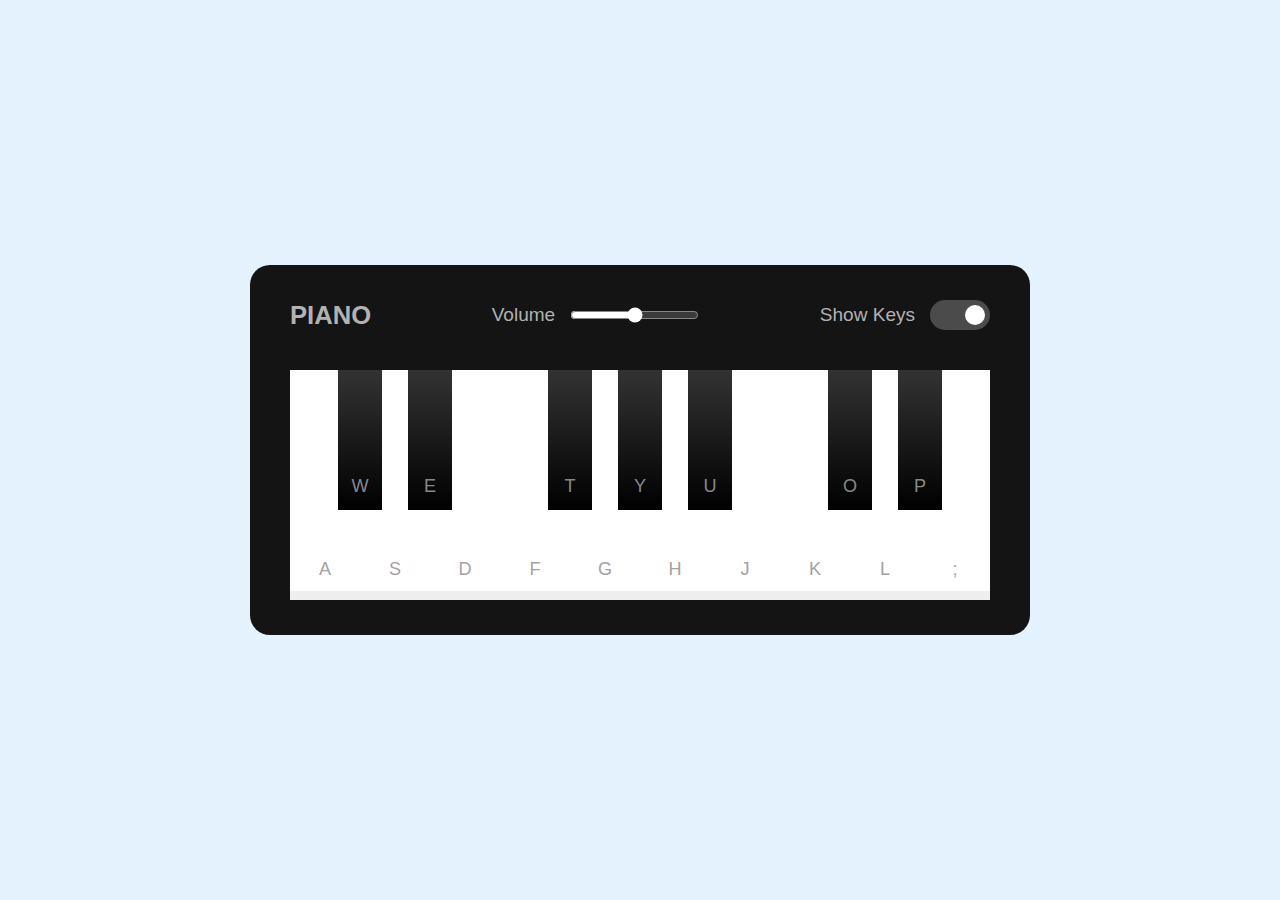
<file: NIVEL_FACIL/Projeto-Piano/index.html>
<!DOCTYPE html>
<html lang="pt-br" dir="ltr">
  <head>
    <meta charset="utf-8">
    <title>Piano_Simples</title>
    <!-- Link para o arquivo de estilo CSS -->
    <link rel="stylesheet" href="style.css">
    <!-- Configura a responsividade da página -->
    <meta name="viewport" content="width=device-width, initial-scale=1.0">
    <!-- Inclui o arquivo JavaScript (de forma assíncrona) -->
    <script src="script.js" defer></script>
  </head>
  <body>
    <div class="wrapper">
      <!-- Cabeçalho com o título do piano e os controles -->
      <header>
        <h2>PIANO</h2>
        <div class="column volume-slider">
          <span>Volume</span>
          <!-- Controle de volume (slider) -->
          <input type="range" min="0" max="1" value="0.5" step="any">
        </div>
        <div class="column keys-checkbox">
          <span>Show Keys</span>
          <!-- Checkbox para esconder ou mostrar as teclas -->
          <input type="checkbox" checked>
        </div>
      </header>

      <!-- Lista de teclas do piano -->
      <ul class="piano-keys">
        <!-- Teclas brancas -->
        <li class="key white" data-key="a"><span>a</span></li>
        <li class="key black" data-key="w"><span>w</span></li>
        <li class="key white" data-key="s"><span>s</span></li>
        <li class="key black" data-key="e"><span>e</span></li>
        <li class="key white" data-key="d"><span>d</span></li>
        <li class="key white" data-key="f"><span>f</span></li>
        <li class="key black" data-key="t"><span>t</span></li>
        <li class="key white" data-key="g"><span>g</span></li>
        <li class="key black" data-key="y"><span>y</span></li>
        <li class="key white" data-key="h"><span>h</span></li>
        <li class="key black" data-key="u"><span>u</span></li>
        <li class="key white" data-key="j"><span>j</span></li>
        <li class="key white" data-key="k"><span>k</span></li>
        <li class="key black" data-key="o"><span>o</span></li>
        <li class="key white" data-key="l"><span>l</span></li>
        <li class="key black" data-key="p"><span>p</span></li>
        <li class="key white" data-key=";"><span>;</span></li>
      </ul>
    </div>

  </body>
</html>
</file>
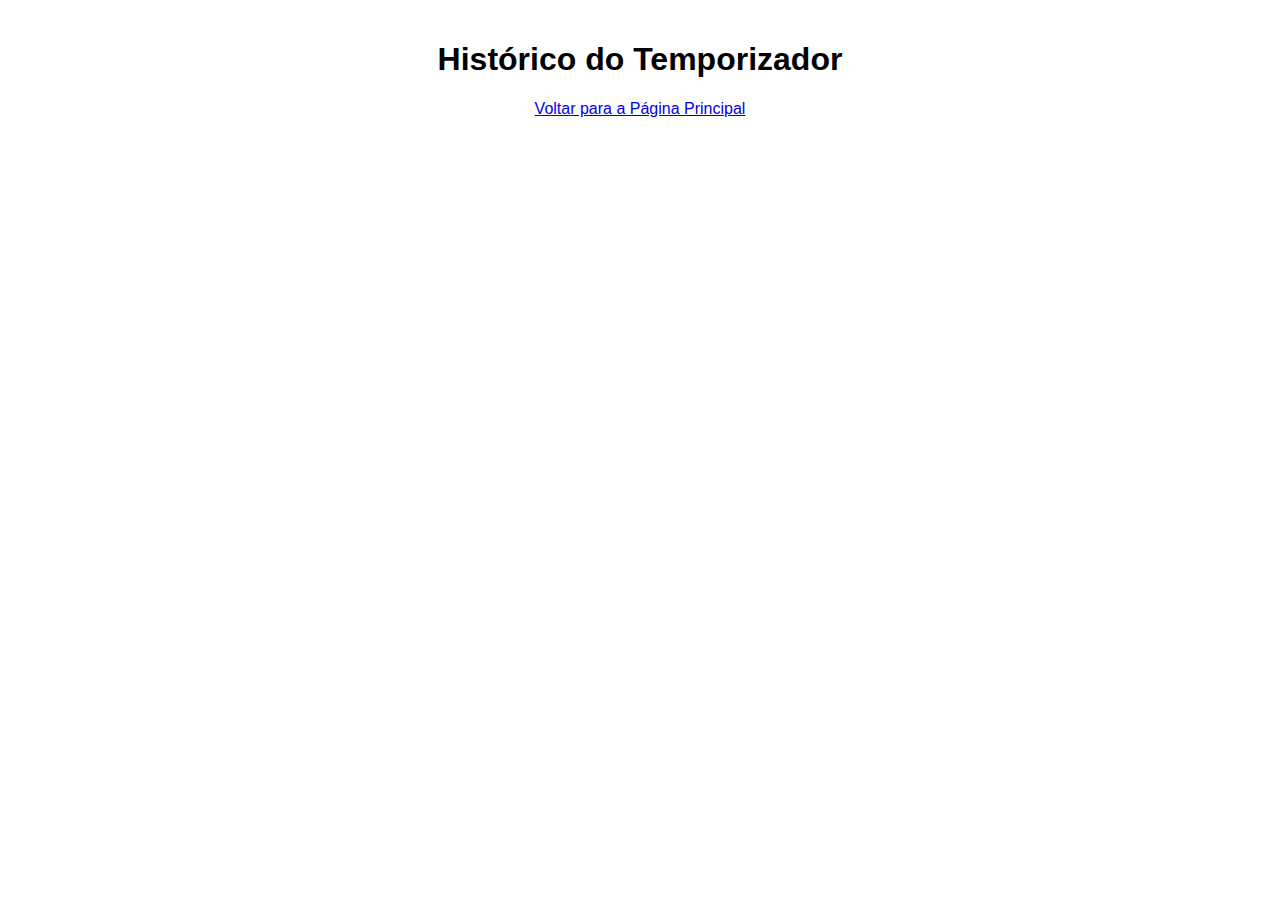
<file: NIVEL_medio/historico.html>
<!DOCTYPE html>
<html lang="pt-BR">
<head>
    <meta charset="UTF-8">
    <meta name="viewport" content="width=device-width, initial-scale=1.0">
    <title>Histórico do Temporizador</title>
    <link rel="stylesheet" href="style.css">
</head>
<body>
    <div class="container">
        <h1>Histórico do Temporizador</h1>
        <ul id="history"></ul>
        <div class="actions">
            <a href="index.html">Voltar para a Página Principal</a>
        </div>
    </div>
    <script>
        document.addEventListener("DOMContentLoaded", function () {
            const historyList = document.getElementById("history");
            const history = JSON.parse(localStorage.getItem("timerHistory")) || [];

            history.forEach(entry => {
                const listItem = document.createElement("li");
                listItem.textContent = entry;
                historyList.appendChild(listItem);
            });
        });
    </script>
</body>
</html>
</file>
<file: NIVEL_medio/style.css>
��/ *   E s t i l o s   g e r a i s   * /  
 b o d y   {  
         f o n t - f a m i l y :   A r i a l ,   s a n s - s e r i f ;  
         t e x t - a l i g n :   c e n t e r ;  
         p a d d i n g :   2 0 p x ;  
         b a c k g r o u n d - c o l o r :   w h i t e ;  
         c o l o r :   b l a c k ;  
         t r a n s i t i o n :   b a c k g r o u n d - c o l o r   0 . 3 s ,   c o l o r   0 . 3 s ;  
         m a r g i n :   0 ;   / *   R e m o v e   a   m a r g e m   p a d r � o   d o   b o d y   * /  
 }  
  
 # t i m e r - c o n t a i n e r   {  
         w i d t h :   9 0 % ;   / *   T o r n a   o   c o n t a i n e r   d o   t i m e r   m a i s   f l e x � v e l   * /  
         m a x - w i d t h :   4 0 0 p x ;   / *   L i m i t a   a   l a r g u r a   m � x i m a   * /  
         m a r g i n :   0   a u t o ;   / *   C e n t r a l i z a   o   c o n t a i n e r   * /  
         p a d d i n g :   2 0 p x ;  
         b o r d e r :   2 p x   s o l i d   # c c c ;  
         b o r d e r - r a d i u s :   8 p x ;  
         b a c k g r o u n d - c o l o r :   # f 5 f 5 f 5 ;  
 }  
  
 # d i s p l a y   {  
         f o n t - s i z e :   2 r e m ;  
         m a r g i n :   2 0 p x   0 ;  
         p a d d i n g :   1 0 p x ;  
         b a c k g r o u n d - c o l o r :   # 3 3 3 ;  
         c o l o r :   w h i t e ;  
         b o r d e r - r a d i u s :   5 p x ;  
 }  
  
 i n p u t   {  
         p a d d i n g :   5 p x ;  
         m a r g i n - t o p :   1 0 p x ;  
         w i d t h :   8 0 % ;   / *   I n p u t   o c u p a   m a i s   e s p a � o   e m   t e l a s   p e q u e n a s   * /  
         m a x - w i d t h :   3 0 0 p x ;   / *   L i m i t a   a   l a r g u r a   d o   i n p u t   * /  
 }  
  
 b u t t o n   {  
         p a d d i n g :   1 0 p x   2 0 p x ;   / *   A u m e n t a   o   t a m a n h o   d o   b o t � o   * /  
         m a r g i n :   5 p x ;  
         b o r d e r - r a d i u s :   5 p x ;  
         b a c k g r o u n d - c o l o r :   # 4 C A F 5 0 ;  
         c o l o r :   w h i t e ;  
         b o r d e r :   n o n e ;  
         c u r s o r :   p o i n t e r ;  
         t r a n s i t i o n :   b a c k g r o u n d - c o l o r   0 . 3 s   e a s e ;  
 }  
  
 b u t t o n : h o v e r   {  
         b a c k g r o u n d - c o l o r :   # 4 5 a 0 4 9 ;  
 }  
  
 / *   E s t i l o   p a r a   o   m o d o   e s c u r o   * /  
 b o d y . d a r k - m o d e   {  
         b a c k g r o u n d - c o l o r :   # 3 3 3 ;  
         c o l o r :   w h i t e ;  
 }  
  
 # t i m e r - c o n t a i n e r . d a r k - m o d e   {  
         b a c k g r o u n d - c o l o r :   # 5 5 5 ;  
 }  
  
 # d i s p l a y . d a r k - m o d e   {  
         b a c k g r o u n d - c o l o r :   # 2 2 2 ;  
         c o l o r :   w h i t e ;  
 }  
  
 / *   E s t i l o   p a r a   o s   b o t � e s   n o   m o d o   e s c u r o   * /  
 b u t t o n . d a r k - m o d e   {  
         b a c k g r o u n d - c o l o r :   # 8 8 8 ;  
         c o l o r :   w h i t e ;  
 }  
  
 / *   R e s p o n s i v i d a d e   * /  
 @ m e d i a   ( m a x - w i d t h :   7 6 8 p x )   {  
         # t i m e r - c o n t a i n e r   {  
                 w i d t h :   9 5 % ;   / *   P e r m i t e   q u e   o   c o n t � i n e r   o c u p e   m a i s   l a r g u r a   e m   t e l a s   p e q u e n a s   * /  
                 p a d d i n g :   1 5 p x ;  
         }  
  
         # d i s p l a y   {  
                 f o n t - s i z e :   1 . 5 r e m ;   / *   R e d u z   o   t a m a n h o   d a   f o n t e   e m   t e l a s   m e n o r e s   * /  
         }  
  
         b u t t o n   {  
                 p a d d i n g :   8 p x   1 6 p x ;   / *   A j u s t a   o   t a m a n h o   d o   b o t � o   e m   d i s p o s i t i v o s   m e n o r e s   * /  
         }  
  
         i n p u t   {  
                 p a d d i n g :   8 p x ;   / *   A u m e n t a   o   p a d d i n g   d o   i n p u t   p a r a   f a c i l i t a r   o   u s o   * /  
                 w i d t h :   9 0 % ;   / *   O   i n p u t   o c u p a   9 0 %   d a   l a r g u r a   d i s p o n � v e l   * /  
         }  
 }  
  
 @ m e d i a   ( m a x - w i d t h :   4 8 0 p x )   {  
         # d i s p l a y   {  
                 f o n t - s i z e :   1 . 2 r e m ;   / *   R e d u z   a i n d a   m a i s   o   t a m a n h o   d a   f o n t e   e m   t e l a s   m u i t o   p e q u e n a s   * /  
         }  
  
         b u t t o n   {  
                 p a d d i n g :   6 p x   1 2 p x ;   / *   B o t � e s   u m   p o u c o   m e n o r e s   p a r a   d i s p o s i t i v o s   m u i t o   p e q u e n o s   * /  
         }  
  
         i n p u t   {  
                 p a d d i n g :   1 0 p x ;   / *   A j u s t a   o   p a d d i n g   p a r a   f a c i l i t a r   a   i n t e r a � � o   e m   d i s p o s i t i v o s   p e q u e n o s   * /  
                 w i d t h :   1 0 0 % ;   / *   O   i n p u t   o c u p a   1 0 0 %   d a   l a r g u r a   d i s p o n � v e l   * /  
         }  
 }  
 
</file>
<file: NIVEL_FACIL/Projeto-Piano/style.css>
/* Resetando margin, padding e definindo a box-sizing para todos os elementos */
* {
  margin: 0;
  padding: 0;
  box-sizing: border-box;
  font-family: 'Poppins', sans-serif; /* Fonte utilizada para o projeto */
}

/* Corpo da página com o fundo e alinhamento centralizado */
body {
  display: flex;
  align-items: center;
  justify-content: center;
  min-height: 100vh;
  background: #E3F2FD; /* Cor de fundo da página */
}

/* Wrapper para envolver o conteúdo do piano */
.wrapper {
  padding: 35px 40px;
  border-radius: 20px;
  background: #141414; /* Cor de fundo do piano */
}

/* Estilo do cabeçalho com os controles */
.wrapper header {
  display: flex;
  color: #B2B2B2;
  align-items: center;
  justify-content: space-between;
}

/* Estilo do título "PIANO" */
header h2 {
  font-size: 1.6rem;
}

/* Estilo das colunas para os controles de volume e checkbox */
header .column {
  display: flex;
  align-items: center;
}

/* Estilo do texto que acompanha os controles */
header span {
  font-weight: 500;
  margin-right: 15px;
  font-size: 1.19rem;
}

/* Estilo dos inputs (controle de volume e checkbox) */
header input {
  outline: none;
  border-radius: 30px;
}

/* Estilo específico para o slider de volume */
.volume-slider input {
  accent-color: #fff;
}

/* Estilo para o checkbox de mostrar/ocultar teclas */
.keys-checkbox input {
  height: 30px;
  width: 60px;
  cursor: pointer;
  appearance: none;
  position: relative;
  background: #4B4B4B;
}

/* Estilo do "pino" do checkbox */
.keys-checkbox input::before {
  content: "";
  position: absolute;
  top: 50%;
  left: 5px;
  width: 20px;
  height: 20px;
  border-radius: 50%;
  background: #8c8c8c;
  transform: translateY(-50%);
  transition: all 0.3s ease;
}

/* Estilo quando o checkbox está ativado (mostrando teclas) */
.keys-checkbox input:checked::before {
  left: 35px;
  background: #fff;
}

/* Lista de teclas do piano */
.piano-keys {
  display: flex;
  list-style: none;
  margin-top: 40px;
}

/* Estilo das teclas (brancas e pretas) */
.piano-keys .key {
  cursor: pointer;
  user-select: none;
  position: relative;
  text-transform: uppercase;
}

/* Estilo das teclas pretas */
.piano-keys .black {
  z-index: 2;
  width: 44px;
  height: 140px;
  margin: 0 -22px 0 -22px;
  background: linear-gradient(#333, #000);
}

/* Efeito quando a tecla preta é pressionada */
.piano-keys .black.active {
  background:linear-gradient(to bottom, #000, #434343);
}

/* Estilo das teclas brancas */
.piano-keys .white {
  height: 230px;
  width: 70px;
  background: linear-gradient(#fff 96%, #eee 4%);
}

/* Efeito quando a tecla branca é pressionada */
.piano-keys .white.active {
  background:linear-gradient(to bottom, #fff 0%, #eee 100%);
}

/* Estilo das letras nas teclas */
.piano-keys .key span {
  position: absolute;
  bottom: 20px;
  width: 100%;
  color: #A2A2A2;
  font-size: 1.13rem;
  text-align: center;
}

/* Estilo quando as teclas são ocultadas */
.piano-keys .key.hide span {
  display: none;
}

/* Estilo das teclas pretas (com letras mais escuras) */
.piano-keys .black span {
  bottom: 13px;
  color: #888888;
}

/* Estilo responsivo para telas pequenas */
@media screen and (max-width: 815px) {
  .wrapper {
    padding: 25px;
  }
  header {
    flex-direction: column;
  }
  .volume-slider input {
    max-width: 100px;
  }
  .piano-keys {
    margin-top: 20px;
  }
  .piano-keys .key:where(:nth-child(9), :nth-child(10)) {
    display: none;
  }
  .piano-keys .black {
    height: 100px;
    width: 40px;
  }
  .piano-keys .white {
    height: 180px;
    width: 60px;
  }
}

/* Estilo responsivo para telas ainda menores */
</file>
